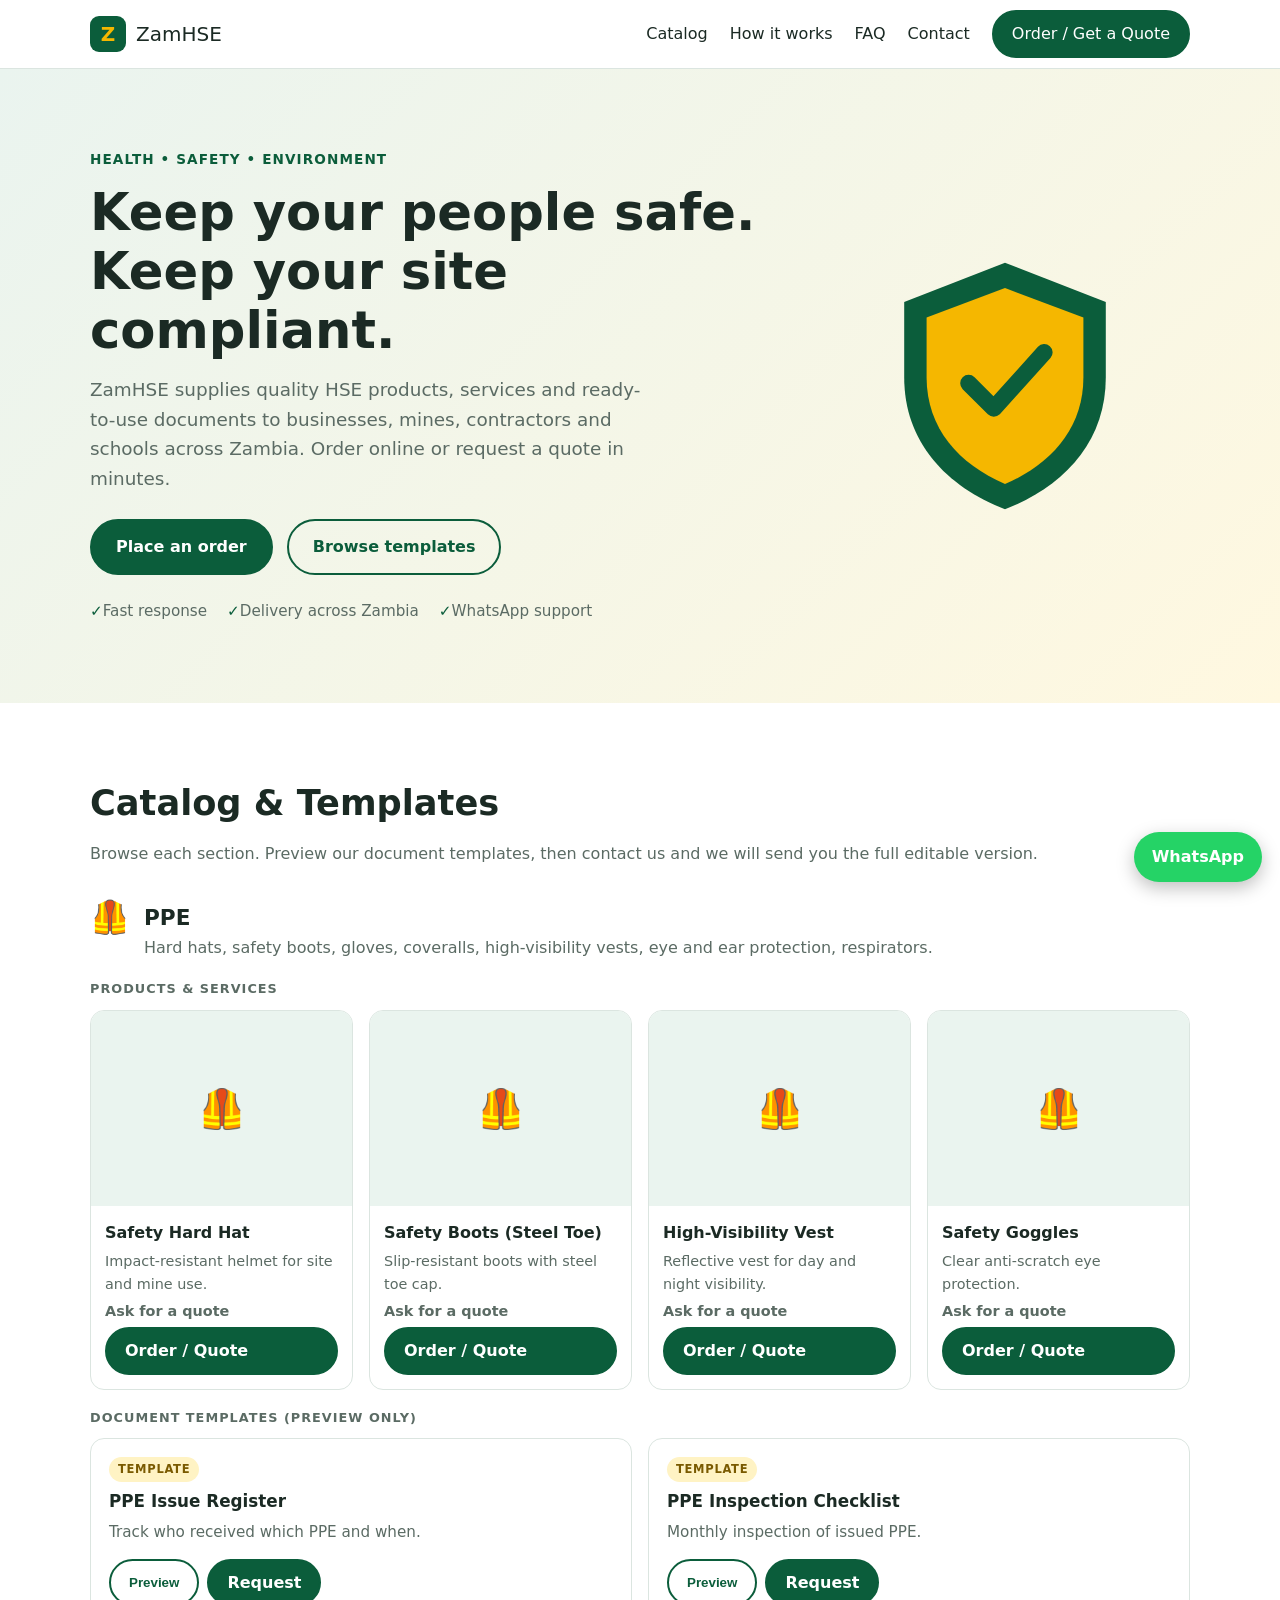
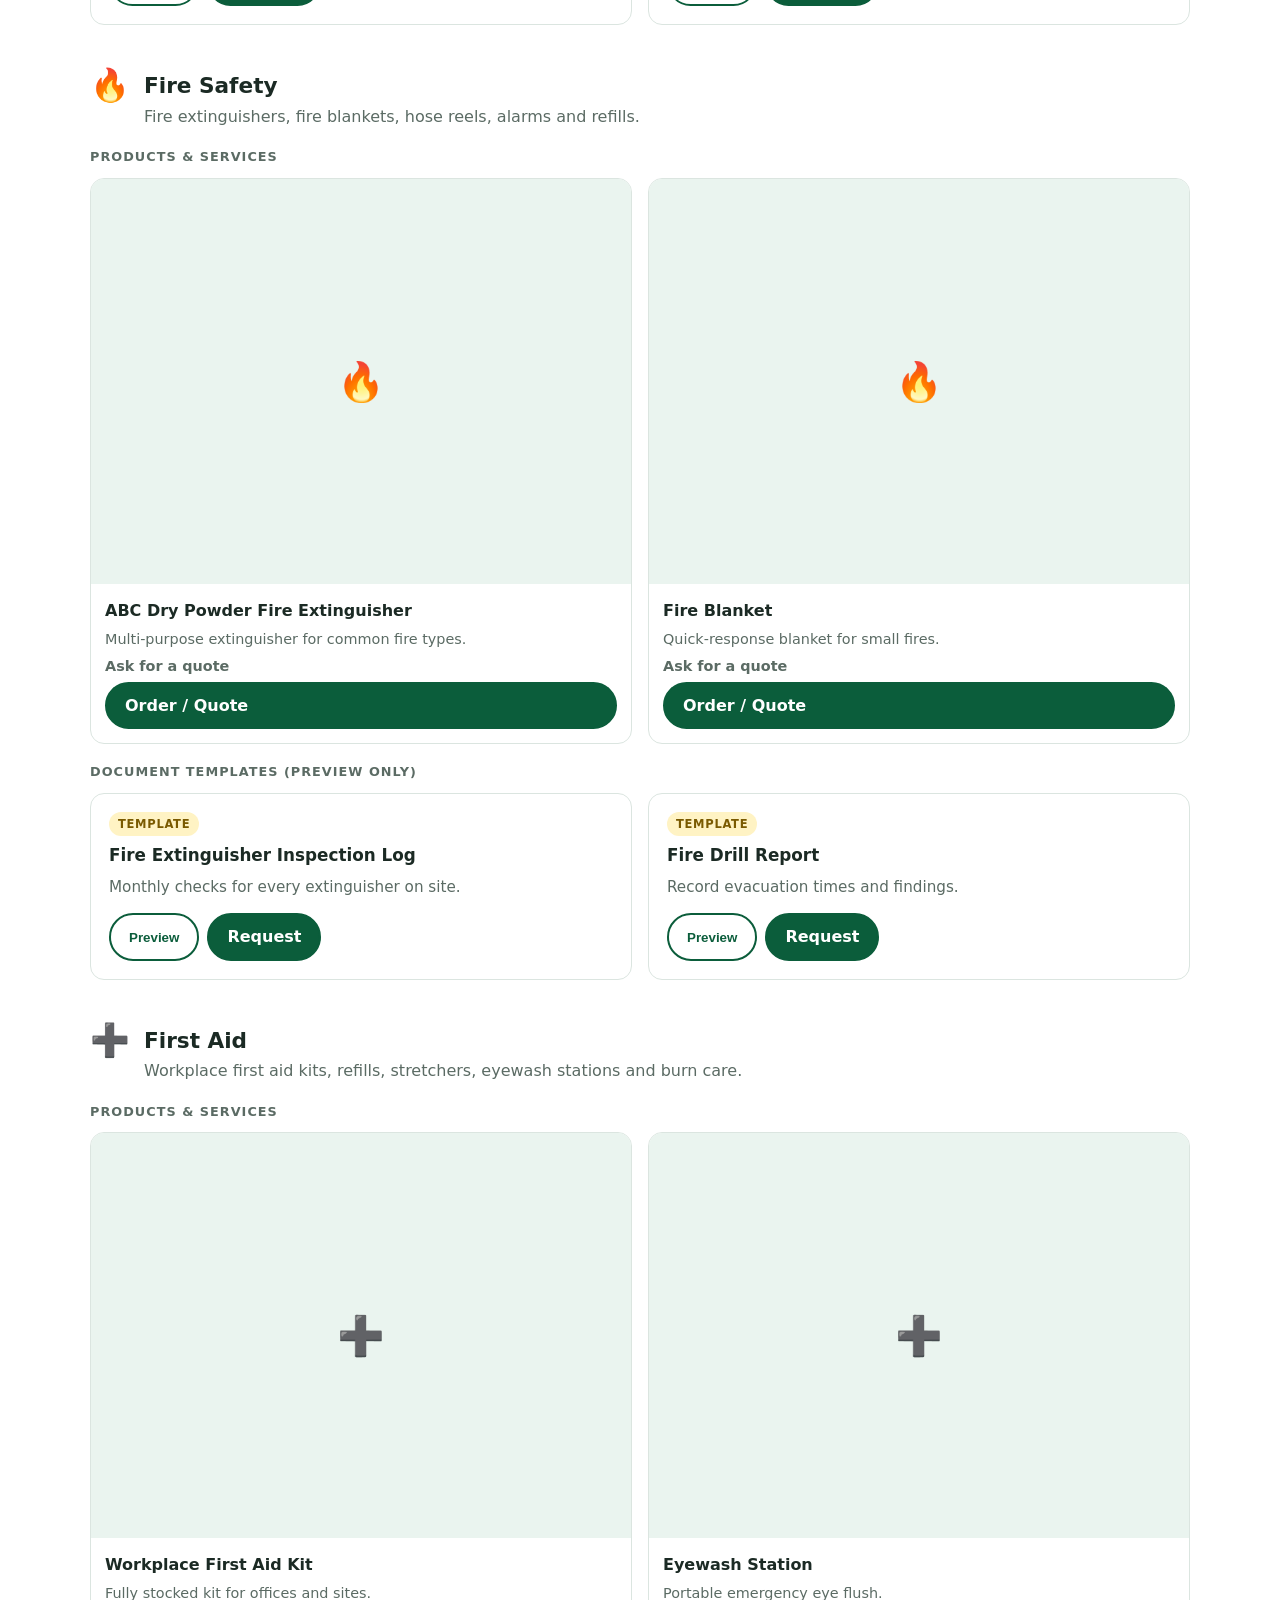
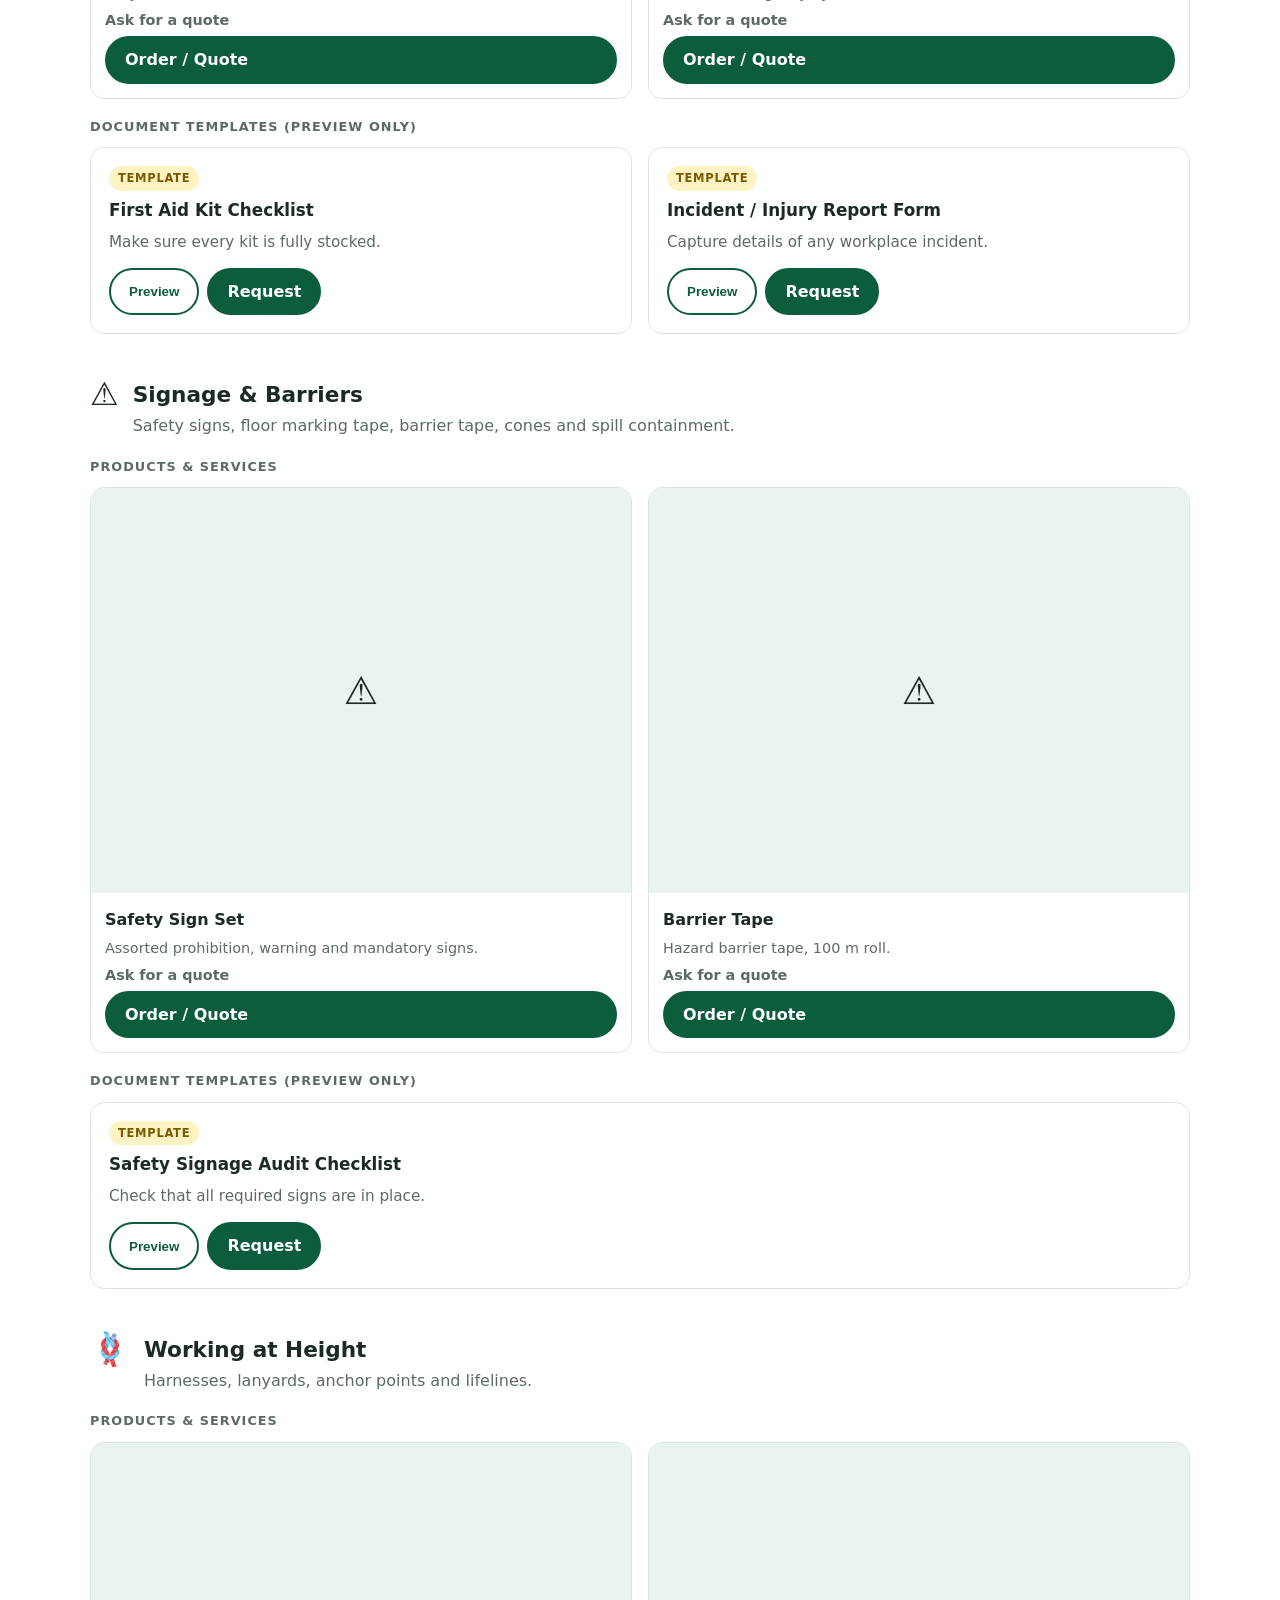
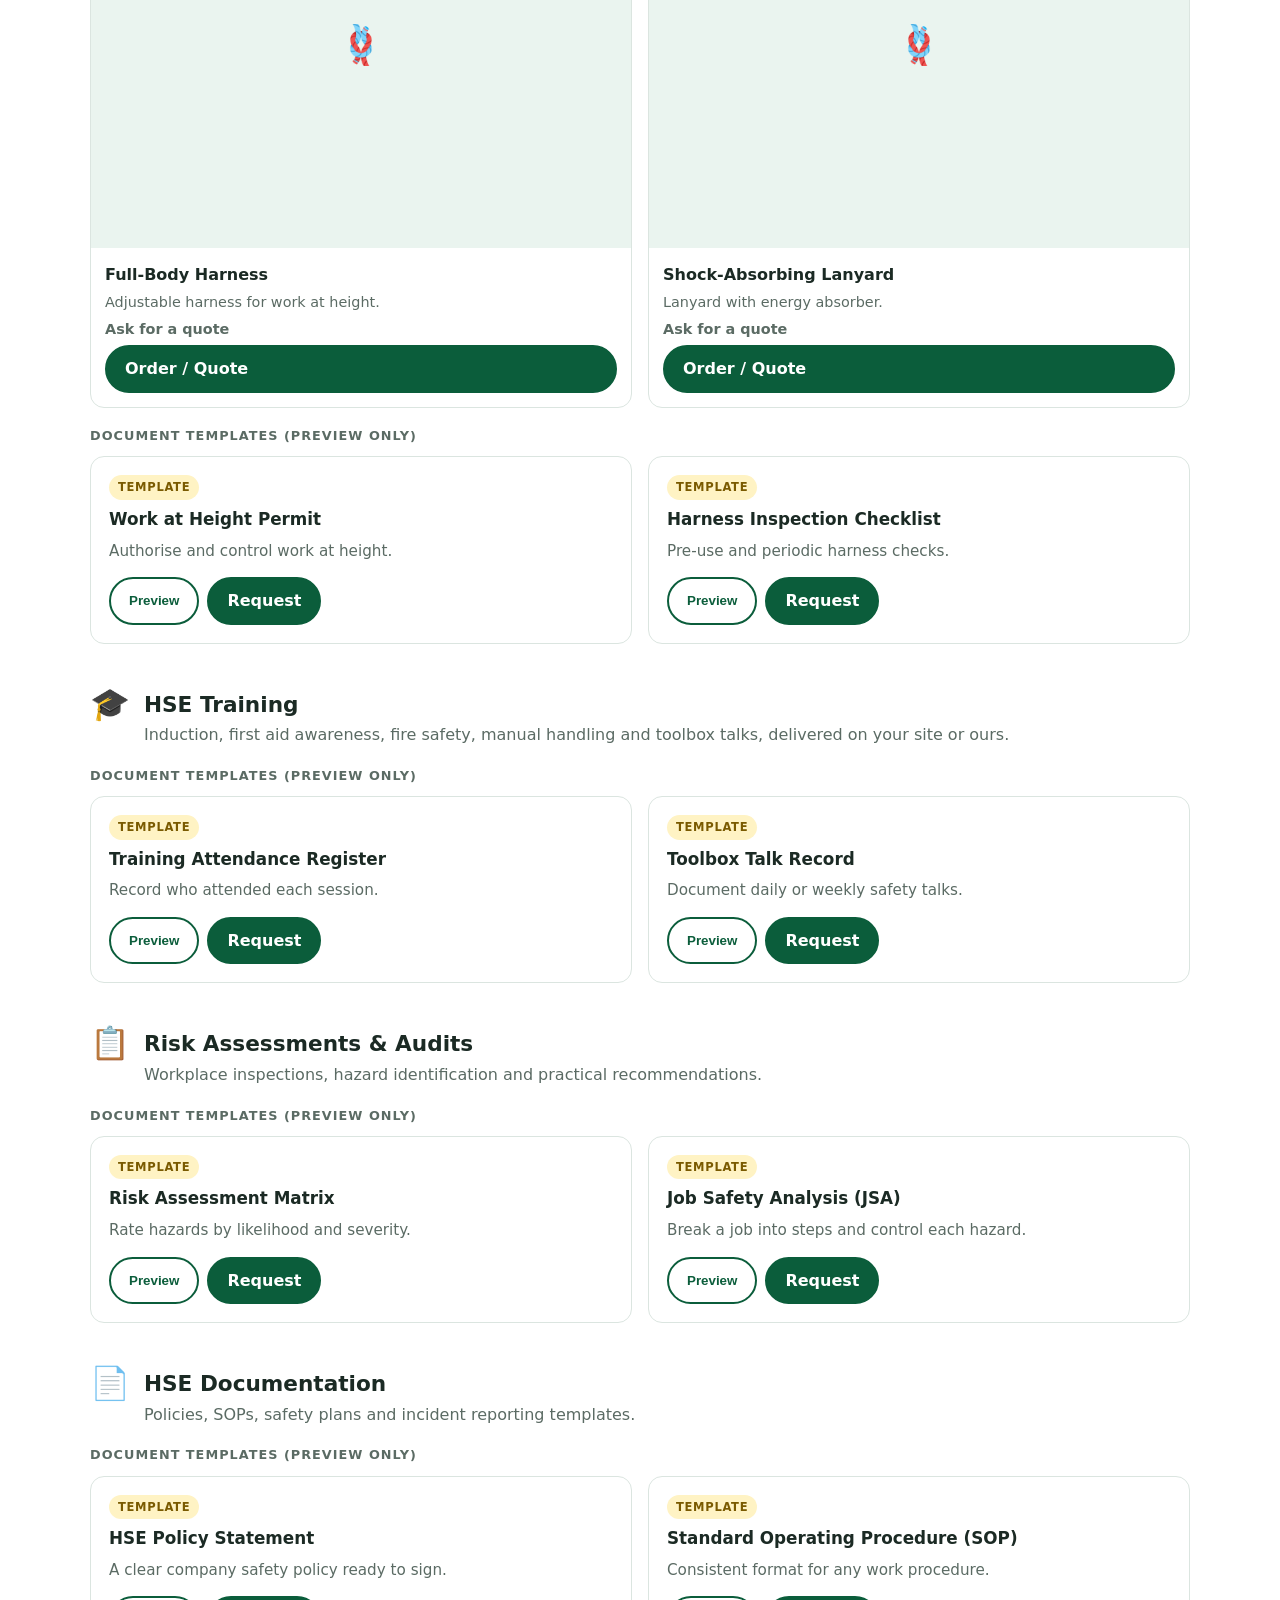
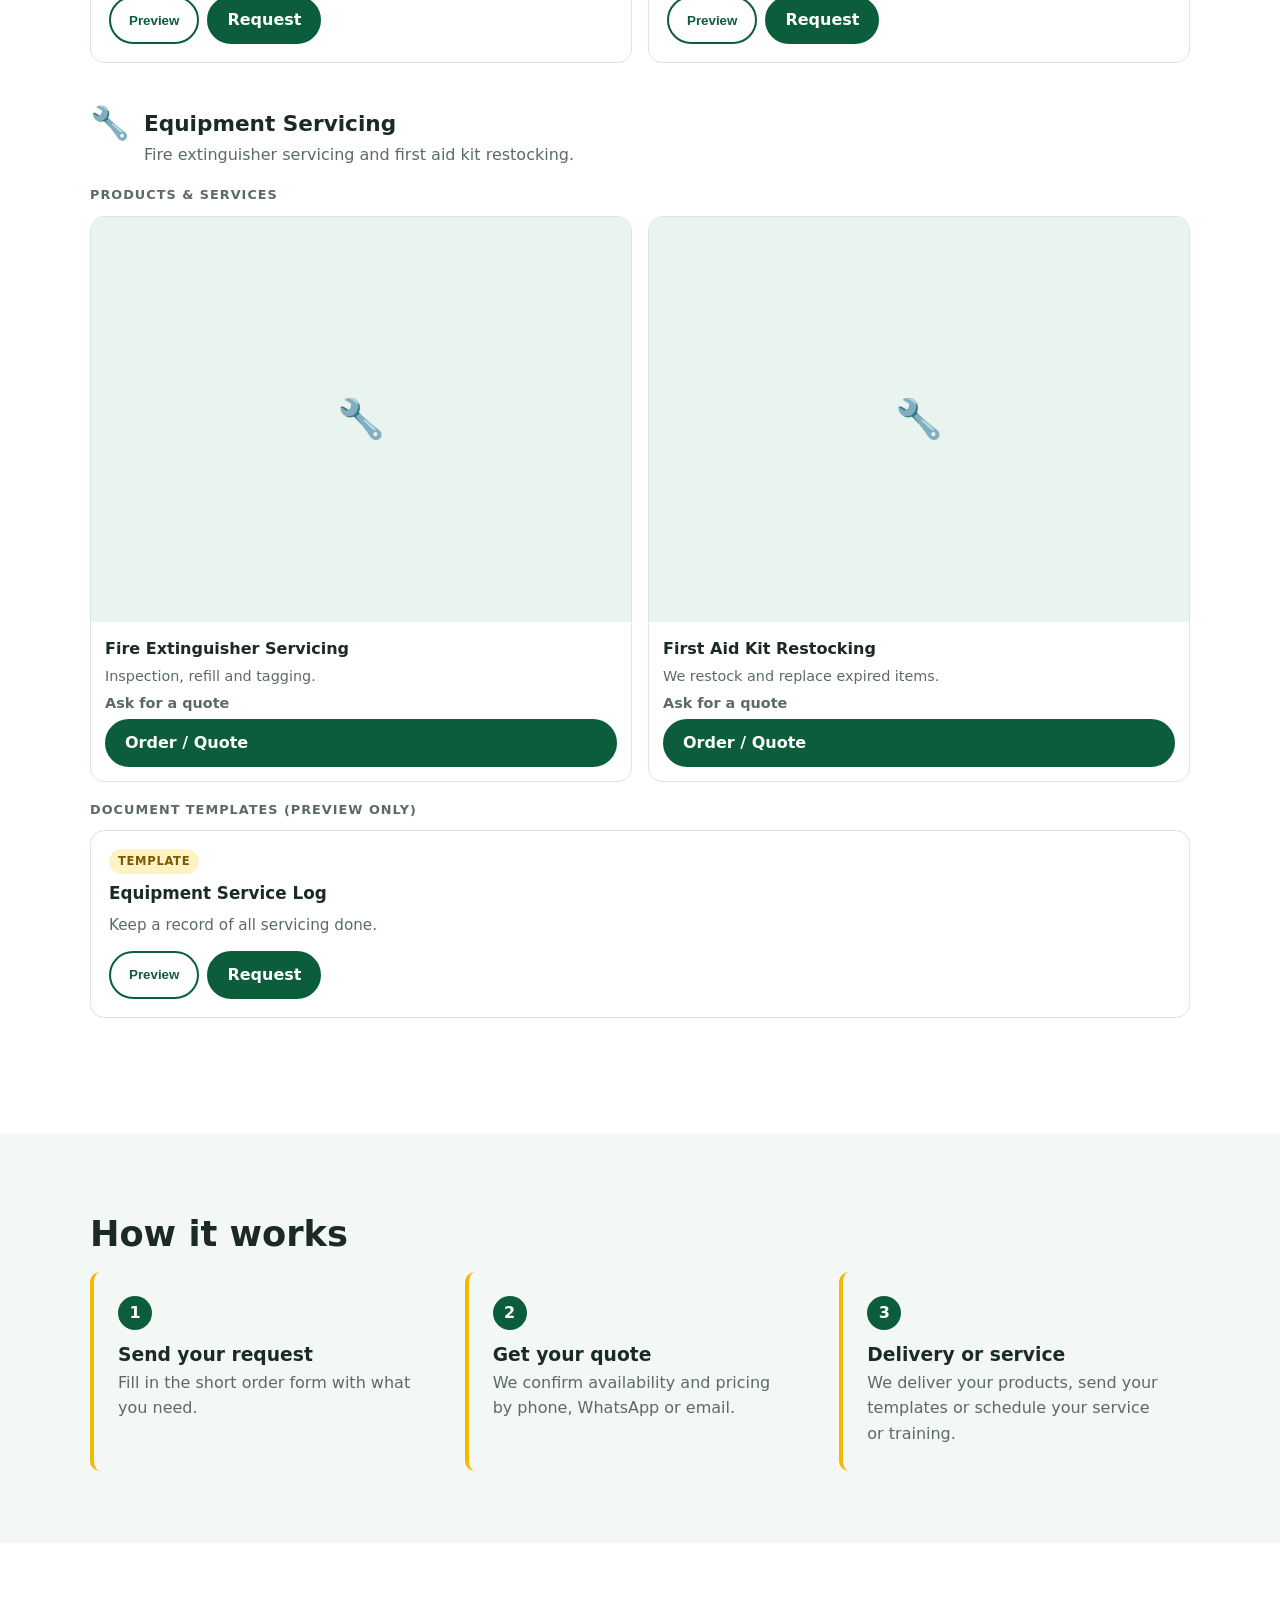
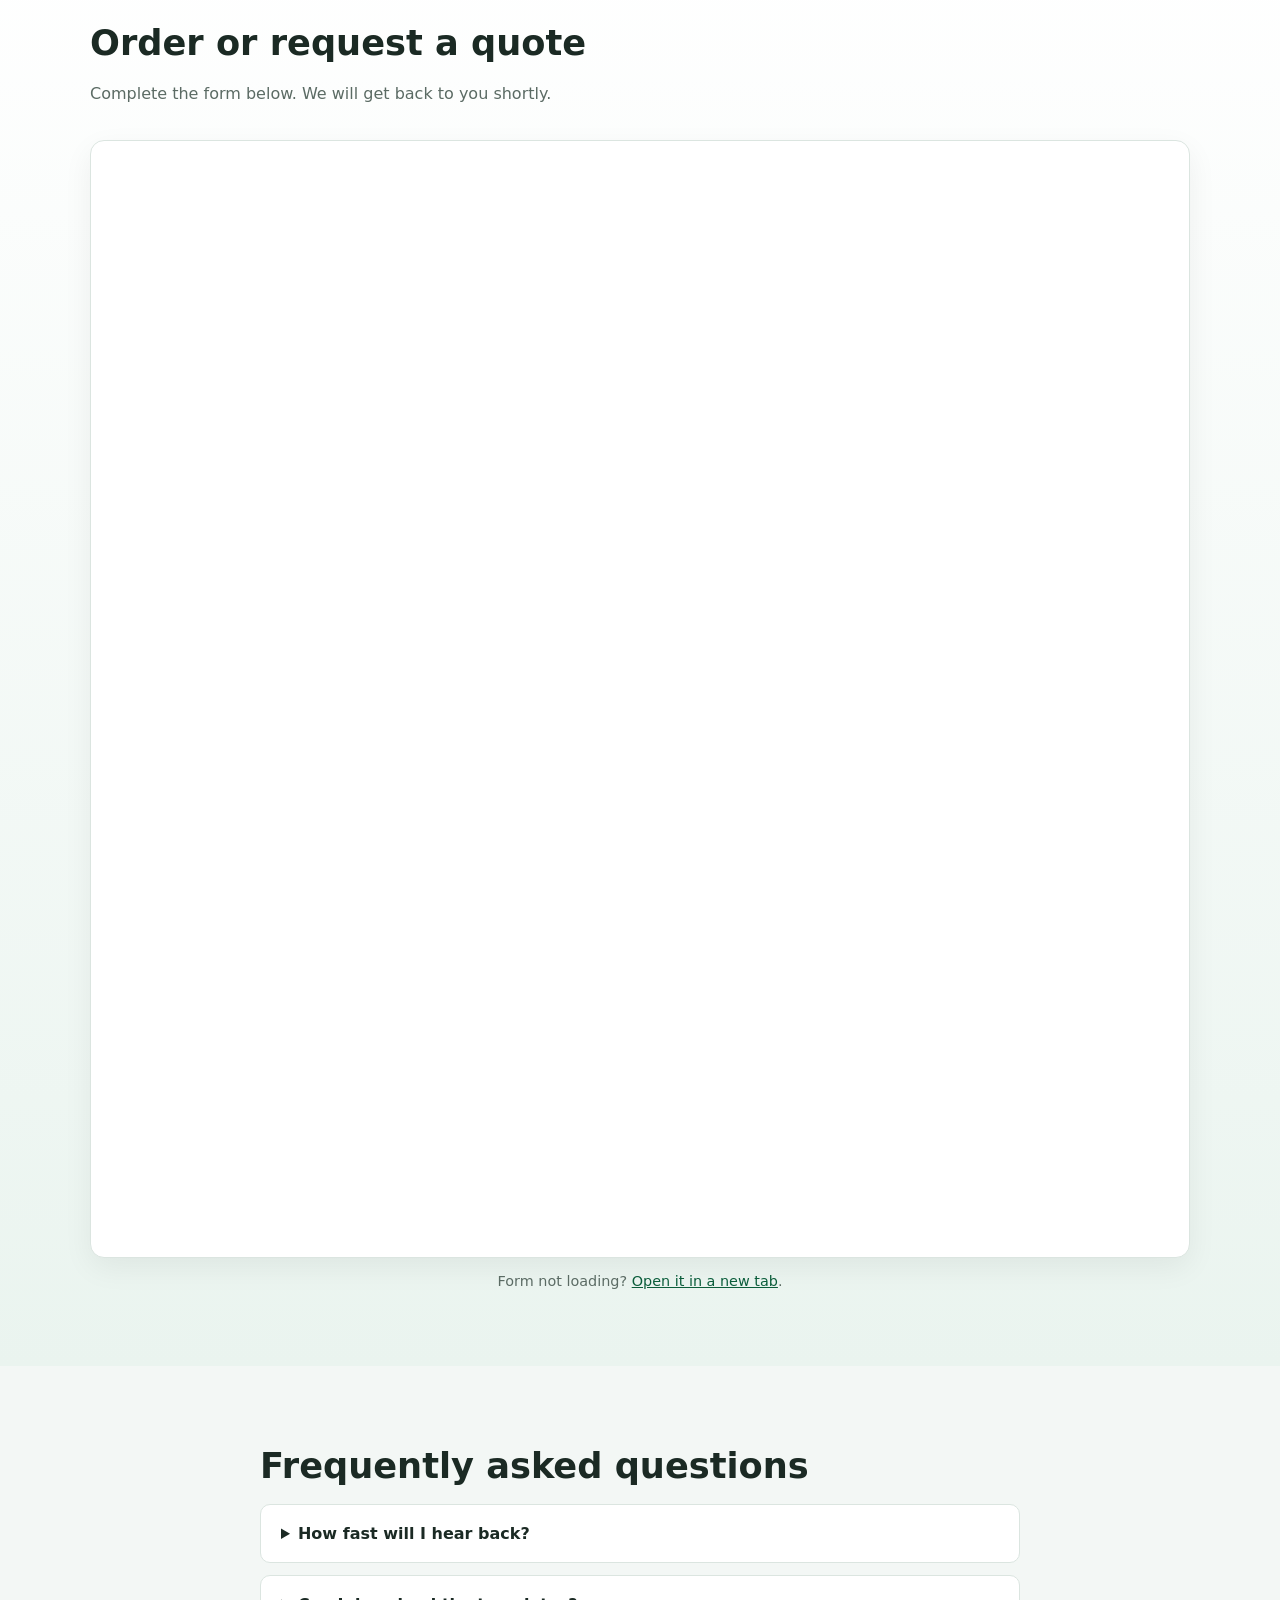
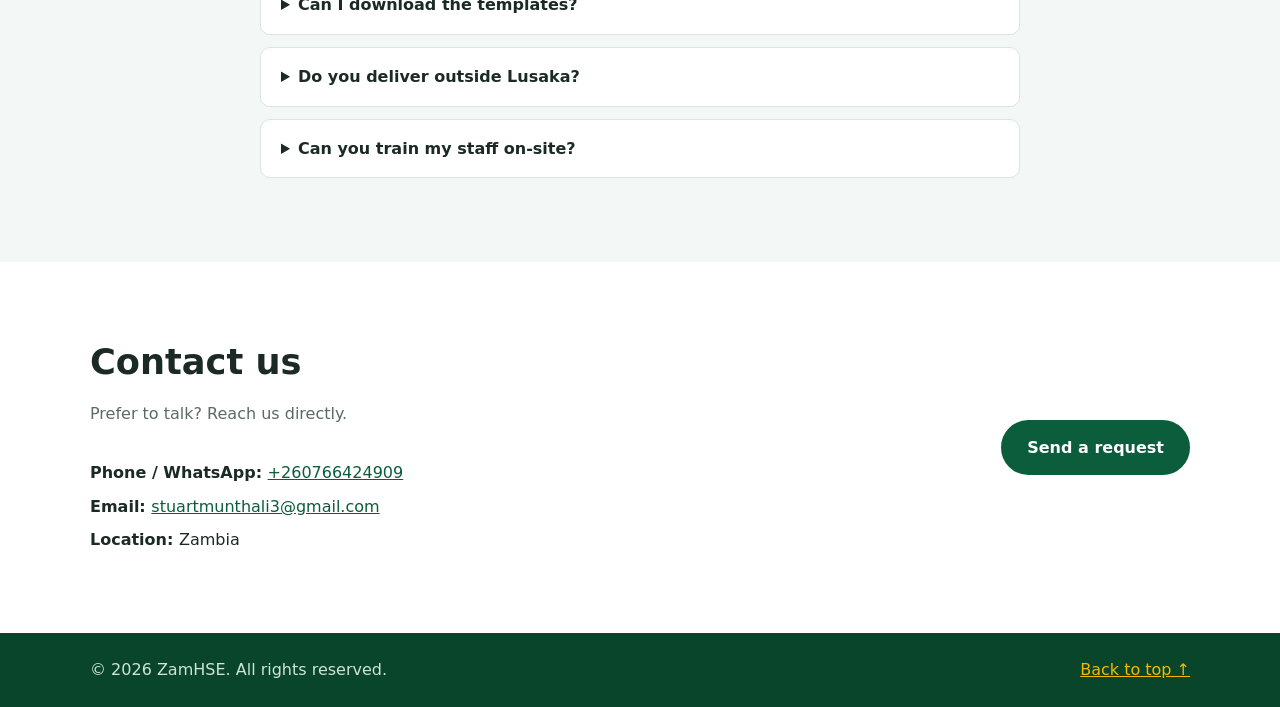
<file: index.html>
<!DOCTYPE html>
<html lang="en">
<head>
  <meta charset="UTF-8" />
  <meta name="viewport" content="width=device-width, initial-scale=1.0" />
  <title>ZamHSE | HSE Products, Services & Templates in Zambia</title>
  <meta name="description" content="Order PPE, fire safety equipment, first aid supplies, safety signage, HSE training and document templates in Zambia. Request a quote with ZamHSE." />
  <meta property="og:title" content="ZamHSE | HSE Products, Services & Templates in Zambia" />
  <meta property="og:description" content="Order HSE products and services, request a quote, or send us an enquiry." />
  <meta property="og:type" content="website" />
  <meta name="theme-color" content="#0b5d3b" />
  <link rel="icon" href="favicon.svg" type="image/svg+xml" />
  <link rel="stylesheet" href="styles.css" />
</head>
<body>

  <header class="site-header">
    <div class="container nav">
      <a class="brand" href="#top" aria-label="Home">
        <span class="brand-mark">Z</span><span class="brand-text" id="brandText">ZamHSE</span>
      </a>
      <button class="menu-btn" id="menuBtn" aria-label="Toggle menu" aria-expanded="false">&#9776;</button>
      <nav id="nav" class="nav-links">
        <a href="#catalog">Catalog</a>
        <a href="#how">How it works</a>
        <a href="#faq">FAQ</a>
        <a href="#contact">Contact</a>
        <a class="btn btn-small" href="#order">Order / Get a Quote</a>
      </nav>
    </div>
  </header>

  <main id="top">
    <section class="hero">
      <div class="container hero-grid">
        <div>
          <p class="eyebrow" id="heroEyebrow"></p>
          <h1 id="heroTitle">Loading…</h1>
          <p class="lead" id="heroLead"></p>
          <div class="cta-row">
            <a class="btn" href="#order">Place an order</a>
            <a class="btn btn-ghost" href="#catalog">Browse templates</a>
          </div>
          <ul class="trust">
            <li>Fast response</li>
            <li>Delivery across Zambia</li>
            <li>WhatsApp support</li>
          </ul>
        </div>
        <div class="hero-card" aria-hidden="true">
          <svg viewBox="0 0 200 200" role="img">
            <path d="M100 12 172 40v54c0 46-30 78-72 94C58 172 28 140 28 94V40z" fill="#0b5d3b"/>
            <path d="M100 30 156 51v43c0 36-23 62-56 76-33-14-56-40-56-76V51z" fill="#f5b700"/>
            <path d="M74 98l18 18 36-40" stroke="#0b5d3b" stroke-width="12" fill="none" stroke-linecap="round" stroke-linejoin="round"/>
          </svg>
        </div>
      </div>
    </section>

    <section id="catalog" class="section">
      <div class="container">
        <h2>Catalog &amp; Templates</h2>
        <p class="section-sub" id="catalogIntro"></p>
        <div id="sections"></div>
      </div>
    </section>

    <section id="how" class="section alt">
      <div class="container">
        <h2>How it works</h2>
        <ol class="steps" id="steps"></ol>
      </div>
    </section>

    <section id="order" class="section order">
      <div class="container">
        <h2>Order or request a quote</h2>
        <p class="section-sub">Complete the form below. We will get back to you shortly.</p>
        <div class="form-wrap">
          <iframe id="orderForm" title="Order form" src="" loading="lazy" width="100%" height="1100" frameborder="0"></iframe>
        </div>
        <p class="form-fallback">Form not loading? <a id="formLink" href="#" target="_blank" rel="noopener">Open it in a new tab</a>.</p>
      </div>
    </section>

    <section id="faq" class="section alt">
      <div class="container narrow">
        <h2>Frequently asked questions</h2>
        <div id="faqList"></div>
      </div>
    </section>

    <section id="contact" class="section">
      <div class="container contact">
        <div>
          <h2>Contact us</h2>
          <p class="section-sub">Prefer to talk? Reach us directly.</p>
          <ul class="contact-list" id="contactList"></ul>
        </div>
        <a class="btn" href="#order">Send a request</a>
      </div>
    </section>
  </main>

  <footer class="site-footer">
    <div class="container foot">
      <p>&copy; <span id="year"></span> <span id="footName">ZamHSE</span>. All rights reserved.</p>
      <p><a href="#top">Back to top &uarr;</a></p>
    </div>
  </footer>

  <a class="wa-float" id="waFloat" href="#" aria-label="Chat on WhatsApp" target="_blank" rel="noopener">WhatsApp</a>

  <!-- Template preview modal -->
  <div class="modal" id="modal" hidden>
    <div class="modal-box" role="dialog" aria-modal="true" aria-labelledby="modalTitle">
      <button class="modal-close" id="modalClose" aria-label="Close">&times;</button>
      <h3 id="modalTitle"></h3>
      <p class="modal-note">Preview only. This template cannot be downloaded from the site.</p>
      <div class="paper" id="paper"></div>
      <div class="modal-actions">
        <a class="btn" id="reqWa" href="#" target="_blank" rel="noopener">Request full template on WhatsApp</a>
        <a class="btn btn-ghost" id="reqMail" href="#">Request by email</a>
      </div>
    </div>
  </div>

  <noscript><p style="padding:20px;text-align:center">Please enable JavaScript to view this site.</p></noscript>
  <script src="app.js"></script>
</body>
</html>
</file>
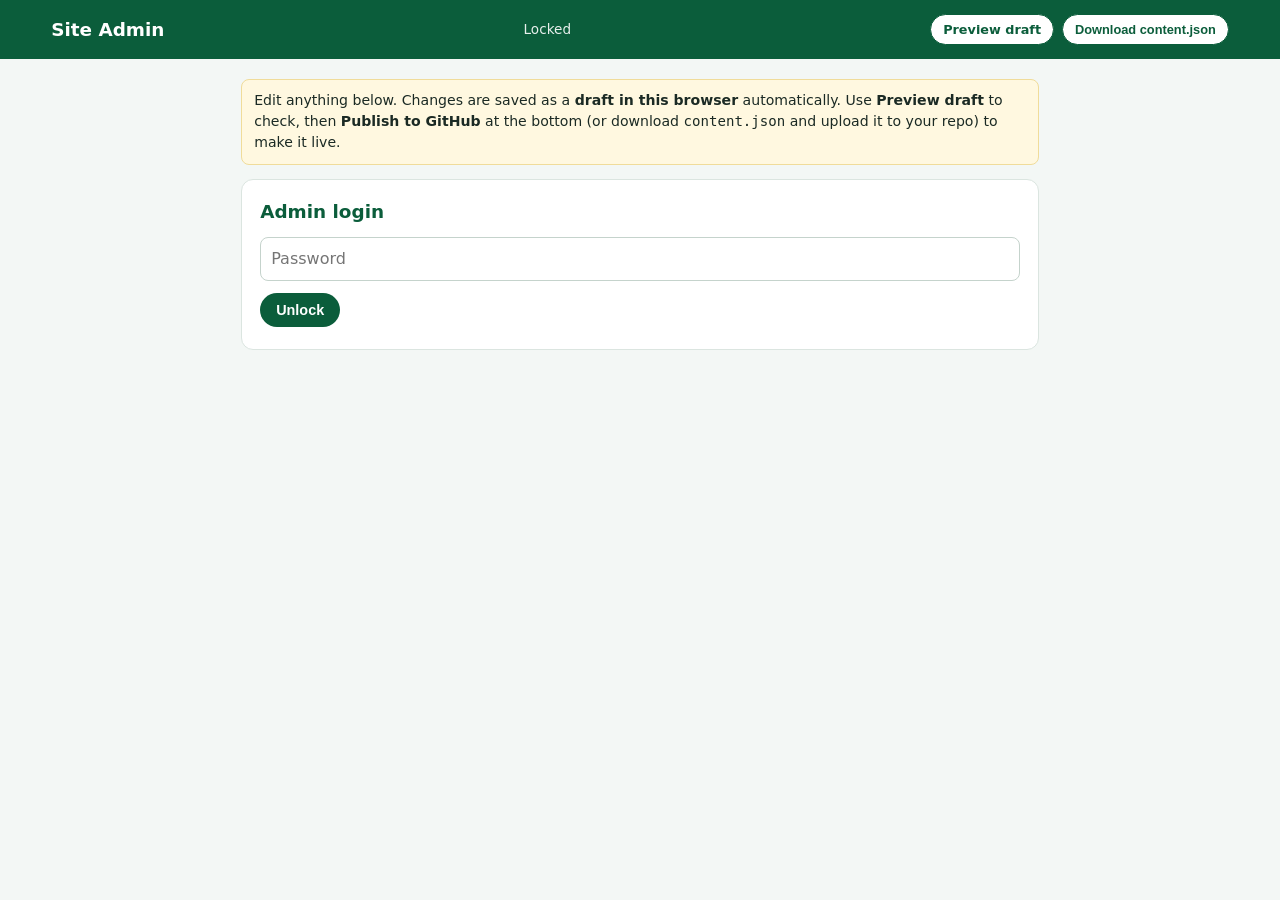
<file: admin.html>
<!DOCTYPE html>
<html lang="en">
<head>
  <meta charset="UTF-8" />
  <meta name="viewport" content="width=device-width, initial-scale=1.0" />
  <meta name="robots" content="noindex,nofollow" />
  <title>Site Admin</title>
  <link rel="icon" href="favicon.svg" type="image/svg+xml" />
  <style>
    :root{--green:#0b5d3b;--dark:#08452b;--yellow:#f5b700;--border:#dbe5e0;--bg:#f3f7f5;--muted:#5b6b64}
    *{box-sizing:border-box}
    body{margin:0;font-family:system-ui,-apple-system,"Segoe UI",Roboto,Arial,sans-serif;background:var(--bg);color:#1b2a24;line-height:1.5}
    header{background:var(--green);color:#fff;padding:14px 4%;display:flex;align-items:center;justify-content:space-between;gap:12px;flex-wrap:wrap;position:sticky;top:0;z-index:10}
    header h1{font-size:1.15rem;margin:0}
    main{max-width:900px;margin:20px auto;padding:0 4%}
    .panel{background:#fff;border:1px solid var(--border);border-radius:12px;padding:18px;margin-bottom:18px}
    .panel>h2{margin:0 0 12px;font-size:1.15rem;color:var(--green)}
    label{display:block;font-size:.85rem;font-weight:600;margin:10px 0 4px;color:var(--muted)}
    input,textarea,select{width:100%;padding:9px 10px;border:1px solid #c5d3cc;border-radius:8px;font:inherit;background:#fff}
    textarea{min-height:70px;resize:vertical}
    .row{display:grid;grid-template-columns:repeat(auto-fit,minmax(220px,1fr));gap:12px}
    button,.btn{background:var(--green);color:#fff;border:0;padding:9px 16px;border-radius:999px;font-weight:600;cursor:pointer;text-decoration:none;font-size:.9rem;display:inline-block}
    button:hover,.btn:hover{background:var(--dark)}
    .ghost{background:#fff;color:var(--green);border:1.5px solid var(--green)}
    .ghost:hover{background:#eaf4ef}
    .danger{background:#fff;color:#b3261e;border:1.5px solid #b3261e}
    .danger:hover{background:#fdecea}
    .small{padding:5px 12px;font-size:.8rem}
    .bar{display:flex;gap:8px;flex-wrap:wrap;margin-top:12px}
    .item{border:1px solid var(--border);border-radius:10px;padding:12px;margin-top:12px;background:#fbfdfc}
    .item.sec{border-left:5px solid var(--yellow)}
    .item .item{background:#fff}
    .item-head{display:flex;justify-content:space-between;align-items:center;gap:8px;flex-wrap:wrap}
    .item-head strong{font-size:.95rem}
    .hint{font-size:.8rem;color:var(--muted);margin:4px 0 0}
    #status{font-size:.85rem;opacity:.9}
    .note{background:#fff8e0;border:1px solid #f0dc9a;border-radius:8px;padding:10px 12px;font-size:.88rem;margin-bottom:14px}
      .thumb{display:block;max-width:120px;max-height:120px;border-radius:8px;margin-top:8px;border:1px solid var(--border)}
  </style>
</head>
<body>
  <header>
    <h1>Site Admin</h1>
    <span id="status">Loading…</span>
    <div class="bar" style="margin:0">
      <a class="btn small ghost" href="index.html?draft=1" target="_blank">Preview draft</a>
      <button class="small ghost" id="dl">Download content.json</button>
    </div>
  </header>
  <main>
    <div class="note">
      Edit anything below. Changes are saved as a <strong>draft in this browser</strong> automatically. Use <strong>Preview draft</strong> to check, then <strong>Publish to GitHub</strong> at the bottom (or download <code>content.json</code> and upload it to your repo) to make it live.
    </div>
    <div id="root"></div>
  </main>
  <script src="admin.js"></script>
</body>
</html>
</file>
<file: styles.css>
:root{
  --green:#0b5d3b; --green-dark:#08452b; --yellow:#f5b700; --ink:#1b2a24;
  --muted:#5b6b64; --bg:#ffffff; --alt:#f3f7f5; --border:#dbe5e0; --radius:14px;
}
*{box-sizing:border-box;margin:0;padding:0}
html{scroll-behavior:smooth;scroll-padding-top:76px}
body{font-family:system-ui,-apple-system,"Segoe UI",Roboto,Arial,sans-serif;color:var(--ink);background:var(--bg);line-height:1.6}
img,svg{max-width:100%}
a{color:var(--green)}
.container{width:min(1100px,92%);margin:0 auto}
.narrow{width:min(760px,92%)}

/* Header */
.site-header{position:sticky;top:0;z-index:50;background:#fff;border-bottom:1px solid var(--border)}
.nav{display:flex;align-items:center;justify-content:space-between;height:68px}
.brand{display:flex;align-items:center;gap:10px;text-decoration:none;color:var(--ink);font-size:1.25rem}
.brand-mark{display:grid;place-items:center;width:36px;height:36px;border-radius:9px;background:var(--green);color:var(--yellow);font-weight:800}
.brand strong{color:var(--green)}
.nav-links{display:flex;align-items:center;gap:22px}
.nav-links a{text-decoration:none;color:var(--ink);font-weight:500}
.nav-links a:hover{color:var(--green)}
.menu-btn{display:none;background:none;border:0;font-size:1.7rem;cursor:pointer}

/* Buttons */
.btn{display:inline-block;background:var(--green);color:#fff!important;padding:13px 24px;border-radius:999px;font-weight:600;text-decoration:none;border:2px solid var(--green);transition:.2s}
.btn:hover{background:var(--green-dark);border-color:var(--green-dark)}
.btn-ghost{background:transparent;color:var(--green)!important}
.btn-ghost:hover{background:var(--green);color:#fff!important}
.btn-small{padding:9px 18px}

/* Hero */
.hero{background:linear-gradient(135deg,#eaf4ef 0%,#fff8e0 100%);padding:80px 0}
.hero-grid{display:grid;grid-template-columns:1.3fr .7fr;gap:40px;align-items:center}
.eyebrow{color:var(--green);font-weight:700;letter-spacing:.08em;text-transform:uppercase;font-size:.85rem;margin-bottom:12px}
h1{font-size:clamp(2rem,5vw,3.2rem);line-height:1.15;margin-bottom:16px}
.lead{font-size:1.15rem;color:var(--muted);margin-bottom:26px;max-width:560px}
.cta-row{display:flex;gap:14px;flex-wrap:wrap;margin-bottom:24px}
.trust{display:flex;gap:20px;flex-wrap:wrap;list-style:none;color:var(--muted);font-size:.95rem}
.trust li::before{content:"\2713 ";color:var(--green);font-weight:700}
.hero-card svg{width:100%;max-width:280px;margin:auto;display:block}

/* Sections */
.section{padding:72px 0}
.section.alt{background:var(--alt)}
h2{font-size:clamp(1.6rem,3.5vw,2.2rem);margin-bottom:10px}
.section-sub{color:var(--muted);margin-bottom:34px}
.cards{display:grid;grid-template-columns:repeat(auto-fit,minmax(250px,1fr));gap:20px}
.cards.two{grid-template-columns:repeat(auto-fit,minmax(320px,1fr))}
.card{background:#fff;border:1px solid var(--border);border-radius:var(--radius);padding:24px;transition:.2s}
.card:hover{transform:translateY(-3px);box-shadow:0 10px 24px rgba(11,93,59,.1)}
.card h3{margin-bottom:8px}
.card p{color:var(--muted)}
.icon{font-size:1.8rem;margin-bottom:10px}

/* Steps */
.steps{list-style:none;display:grid;grid-template-columns:repeat(auto-fit,minmax(240px,1fr));gap:24px}
.steps li{padding:24px;border-left:4px solid var(--yellow);background:var(--alt);border-radius:10px}
.steps span{display:inline-grid;place-items:center;width:34px;height:34px;border-radius:50%;background:var(--green);color:#fff;font-weight:700;margin-bottom:10px}
.steps p{color:var(--muted)}

/* Form */
.order{background:linear-gradient(180deg,#fff,#eaf4ef)}
.form-wrap{background:#fff;border:1px solid var(--border);border-radius:var(--radius);padding:8px;box-shadow:0 10px 30px rgba(0,0,0,.06)}
.form-wrap iframe{display:block;border:0;border-radius:10px;min-height:900px}
.form-fallback{margin-top:12px;color:var(--muted);font-size:.9rem;text-align:center}

/* FAQ */
details{background:#fff;border:1px solid var(--border);border-radius:10px;padding:16px 20px;margin-bottom:12px}
summary{cursor:pointer;font-weight:600}
details p{margin-top:10px;color:var(--muted)}

/* Contact */
.contact{display:flex;justify-content:space-between;align-items:center;gap:24px;flex-wrap:wrap}
.contact-list{list-style:none}
.contact-list li{margin-bottom:8px}

/* Footer */
.site-footer{background:var(--green-dark);color:#cfe3d9;padding:24px 0}
.site-footer a{color:var(--yellow)}
.foot{display:flex;justify-content:space-between;flex-wrap:wrap;gap:10px}

/* WhatsApp float */
.wa-float{position:fixed;right:18px;bottom:18px;background:#25d366;color:#fff;padding:12px 18px;border-radius:999px;text-decoration:none;font-weight:700;box-shadow:0 6px 18px rgba(0,0,0,.25);z-index:60}

/* Mobile */
@media (max-width:800px){
  .menu-btn{display:block}
  .nav-links{display:none;position:absolute;top:68px;left:0;right:0;background:#fff;flex-direction:column;align-items:flex-start;padding:18px 4%;border-bottom:1px solid var(--border)}
  .nav-links.open{display:flex}
  .hero{padding:50px 0}
  .hero-grid{grid-template-columns:1fr}
  .hero-card{display:none}
  .section{padding:52px 0}
}

/* ---------- Catalog & templates ---------- */
.sec{margin-bottom:44px}
.sec-head{display:flex;gap:14px;align-items:flex-start;margin-bottom:16px}
.sec-head .icon{font-size:2rem;line-height:1}
.sec-head h3{font-size:1.35rem}
.sec-head p{color:var(--muted)}
.tpl-grid{display:grid;grid-template-columns:repeat(auto-fit,minmax(250px,1fr));gap:16px}
.tpl{background:#fff;border:1px solid var(--border);border-radius:var(--radius);padding:18px;display:flex;flex-direction:column;gap:6px}
.tpl h4{font-size:1.05rem}
.tpl p{color:var(--muted);font-size:.95rem;flex:1}
.badge{align-self:flex-start;background:#fff3c4;color:#7a5a00;font-size:.72rem;font-weight:700;text-transform:uppercase;letter-spacing:.06em;padding:3px 9px;border-radius:999px}
.tpl-actions{display:flex;gap:8px;margin-top:8px}
.muted{color:var(--muted)}

/* ---------- Preview modal (view only) ---------- */
.no-scroll{overflow:hidden}
.modal{position:fixed;inset:0;background:rgba(10,25,18,.7);z-index:100;display:flex;align-items:center;justify-content:center;padding:16px}
.modal[hidden]{display:none}
.modal-box{background:#fff;border-radius:var(--radius);width:min(640px,100%);max-height:92vh;overflow:auto;padding:24px;position:relative}
.modal-close{position:absolute;right:12px;top:8px;background:none;border:0;font-size:2rem;cursor:pointer;line-height:1}
.modal-note{color:var(--muted);font-size:.9rem;margin:4px 0 14px}
.modal-actions{display:flex;gap:10px;flex-wrap:wrap;margin-top:16px}
.paper{position:relative;background:#fff;border:1px solid var(--border);border-radius:8px;padding:28px 24px;min-height:260px;overflow:hidden;
  user-select:none;-webkit-user-select:none;-webkit-touch-callout:none}
.paper::before{content:"";position:absolute;inset:0;pointer-events:none;z-index:2;opacity:.16;
  background-image:url("data:image/svg+xml;utf8,<svg xmlns='http://www.w3.org/2000/svg' width='260' height='150'><text x='10' y='90' font-family='Arial' font-size='22' font-weight='700' fill='%230b5d3b' transform='rotate(-25 130 75)'>PREVIEW ONLY</text></svg>")}
.paper::after{content:"";position:absolute;left:0;right:0;bottom:0;height:70px;background:linear-gradient(transparent,#fff);z-index:1}
.paper h4{margin-bottom:12px;color:var(--green)}
.paper p,.paper li,.paper .chk{margin-bottom:8px;color:#2b3a33}
.paper ul{margin:0 0 8px 20px}
@media print{body{display:none!important}}

/* ---------- Products ---------- */
.sub{margin:18px 0 10px;font-size:.8rem;letter-spacing:.08em;text-transform:uppercase;color:var(--muted)}
.prod-grid{display:grid;grid-template-columns:repeat(auto-fit,minmax(200px,1fr));gap:16px}
.prod{background:#fff;border:1px solid var(--border);border-radius:var(--radius);overflow:hidden;display:flex;flex-direction:column}
.prod img,.prod .ph{width:100%;aspect-ratio:4/3;object-fit:cover;background:#eaf4ef;display:grid;place-items:center;font-size:2.4rem}
.prod-body{padding:14px;display:flex;flex-direction:column;gap:4px;flex:1}
.prod-body h4{font-size:1rem}
.prod-body p{color:var(--muted);font-size:.9rem;flex:1}
.price{font-weight:800;color:var(--green)}
.price.ask{font-weight:600;color:var(--muted);font-size:.9rem}
.tpl-top{display:flex;justify-content:space-between;align-items:center}
</file>
